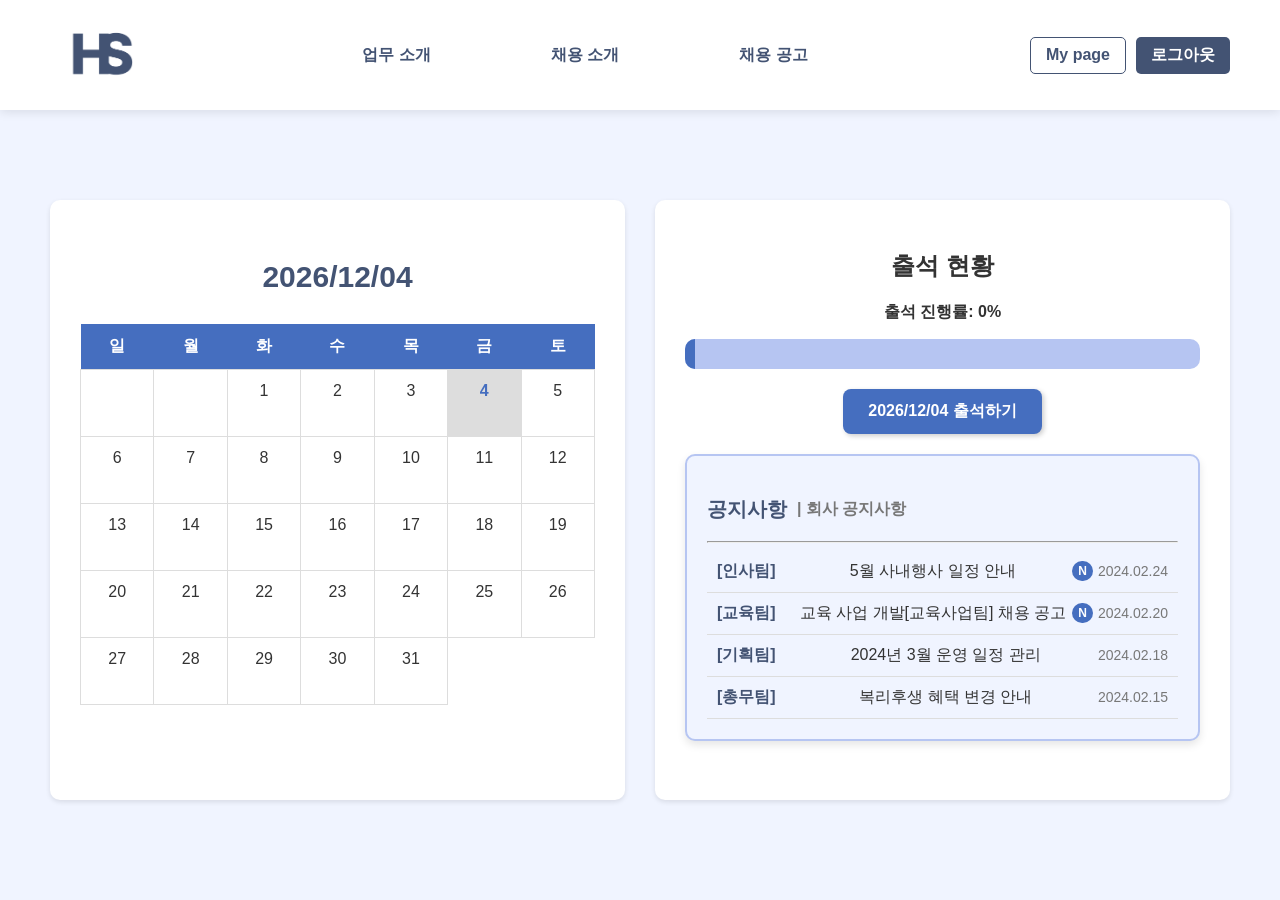
<file: frontend/index.html>
<!DOCTYPE html>
<html lang="ko">
<head>
    <meta charset="UTF-8">
    <meta name="viewport" content="width=device-width, initial-scale=1.0">
    <title>회사 출석 시스템</title>
    <link rel="stylesheet" href="css/main.css">
    <link rel="stylesheet" href="css/index.css">
</head>
<body>

    <!-- 네비게이션 바 -->
    <header class="navbar">
        <div class="logo">
            <img src="img/icon.png" alt=""/>
        </div>
        <nav>
            <ul>
                <li><a href="#">업무 소개</a></li>
                <li><a href="#">채용 소개</a></li>
                <li><a href="#">채용 공고</a></li>
            </ul>
        </nav>
        <div class="auth-buttons">
            <a href="#" class="login">My page</a>
            <a href="menu/login.html" class="register">로그아웃</a>
        </div>
    </header>

    <!-- 메인 컨테이너 -->
    <div class="container">
        <!-- 왼쪽 (오늘의 날짜 & 달력) -->
        <div class="left-section">
            <p class="today-text" id="currentDate"></p>
            <div id="calendar"></div>
        </div>

        <!-- 오른쪽 (출석 현황 + 공지사항) -->
        <div class="right-section">
            <h2>출석 현황</h2>

            <!-- 출석 진행 바 -->
            <div class="progress-container">
                <p>출석 진행률: <span id="progress-percent">0%</span></p>
                <div class="progress-bar">
                    <div class="progress-fill" id="progress-fill"></div>
                </div>
            </div>

            <!-- 출석 버튼 -->
            <div class="attendance">
                <button id="attendance-btn"><span id="attendance-date"></span> 출석하기</button>
            </div>

            <!-- 공지사항 -->
            <div class="notice">
                <div class="nt">
                    <h3 class="notice-title">공지사항</h3>
                    <h3 class="notice-subtitle">| 회사 공지사항</h3>
                </div>
                </h3>
                <hr class="divider">
                <ul class="notice-list">
                    <li>
                        <span class="category">[인사팀]</span>
                        <a href="#">5월 사내행사 일정 안내</a>
                        <span class="notice-badge">N</span>
                        <span class="notice-date">2024.02.24</span>
                    </li>
                    <li>
                        <span class="category">[교육팀]</span>
                        <a href="#">교육 사업 개발[교육사업팀] 채용 공고</a>
                        <span class="notice-badge">N</span>
                        <span class="notice-date">2024.02.20</span>
                    </li>
                    <li>
                        <span class="category">[기획팀]</span>
                        <a href="#">2024년 3월 운영 일정 관리</a>
                        <span class="notice-date">2024.02.18</span>
                    </li>
                    <li>
                        <span class="category">[총무팀]</span>
                        <a href="#">복리후생 혜택 변경 안내</a>
                        <span class="notice-date">2024.02.15</span>
                    </li>
                </ul>
            </div>
        </div>
    </div>

    <script src="script/index.js"></script> 
</body>
</html>
</file>
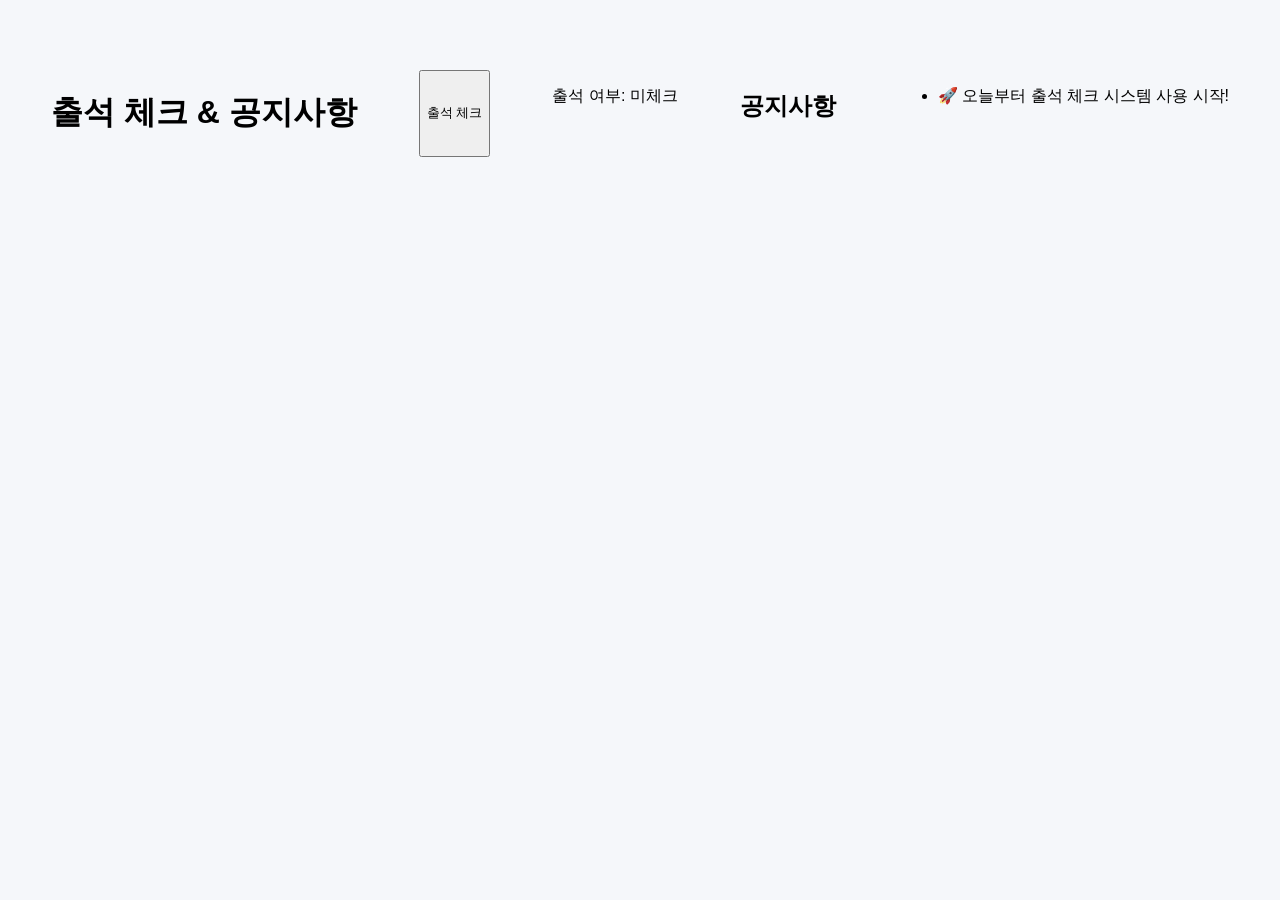
<file: dashboard.html>
<!DOCTYPE html>
<html lang="ko">
<head>
    <meta charset="UTF-8">
    <meta name="viewport" content="width=device-width, initial-scale=1.0">
    <title>출석 체크 & 공지사항</title>
    <link rel="stylesheet" href="style.css">
</head>
<body>
    <div class="container">
        <h1>출석 체크 & 공지사항</h1>
        <button onclick="checkAttendance()">출석 체크</button>
        <p id="attendance-status">출석 여부: 미체크</p>

        <h2>공지사항</h2>
        <ul id="notice-list">
            <li>🚀 오늘부터 출석 체크 시스템 사용 시작!</li>
        </ul>
    </div>
    <script src="script.js"></script>
</body>
</html>
</file>
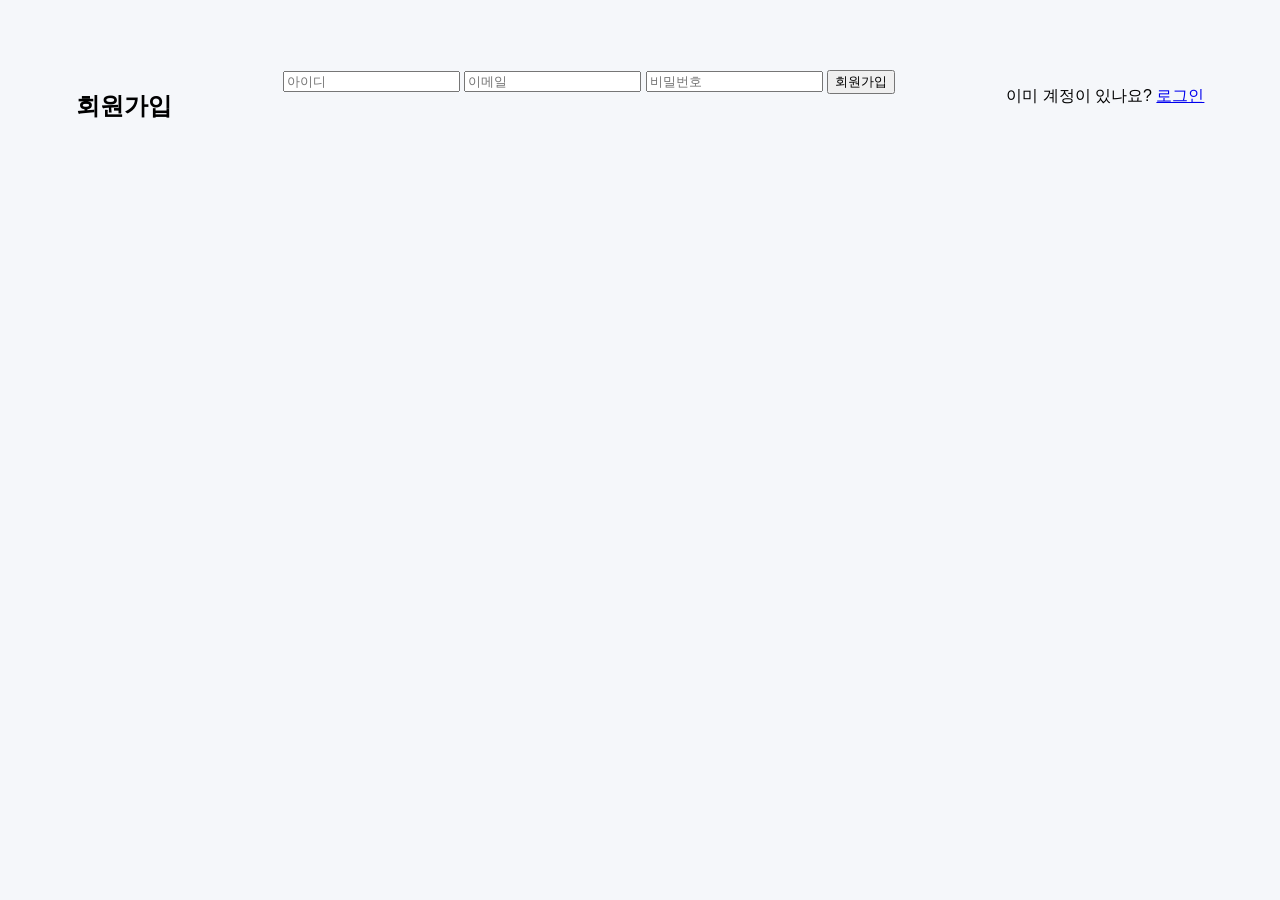
<file: register.html>
<!DOCTYPE html>
<html lang="ko">
<head>
    <meta charset="UTF-8">
    <meta name="viewport" content="width=device-width, initial-scale=1.0">
    <title>회원가입 | 회사 출석 시스템</title>
    <link rel="stylesheet" href="style.css">
</head>
<body>
    <div class="container">
        <h2>회원가입</h2>
        <form id="registerForm">
            <input type="text" id="newUsername" placeholder="아이디" required>
            <input type="email" id="email" placeholder="이메일" required>
            <input type="password" id="newPassword" placeholder="비밀번호" required>
            <button type="submit">회원가입</button>
        </form>
        <p>이미 계정이 있나요? <a href="login.html">로그인</a></p>
    </div>
    <script src="script.js"></script>
</body>
</html>
</file>
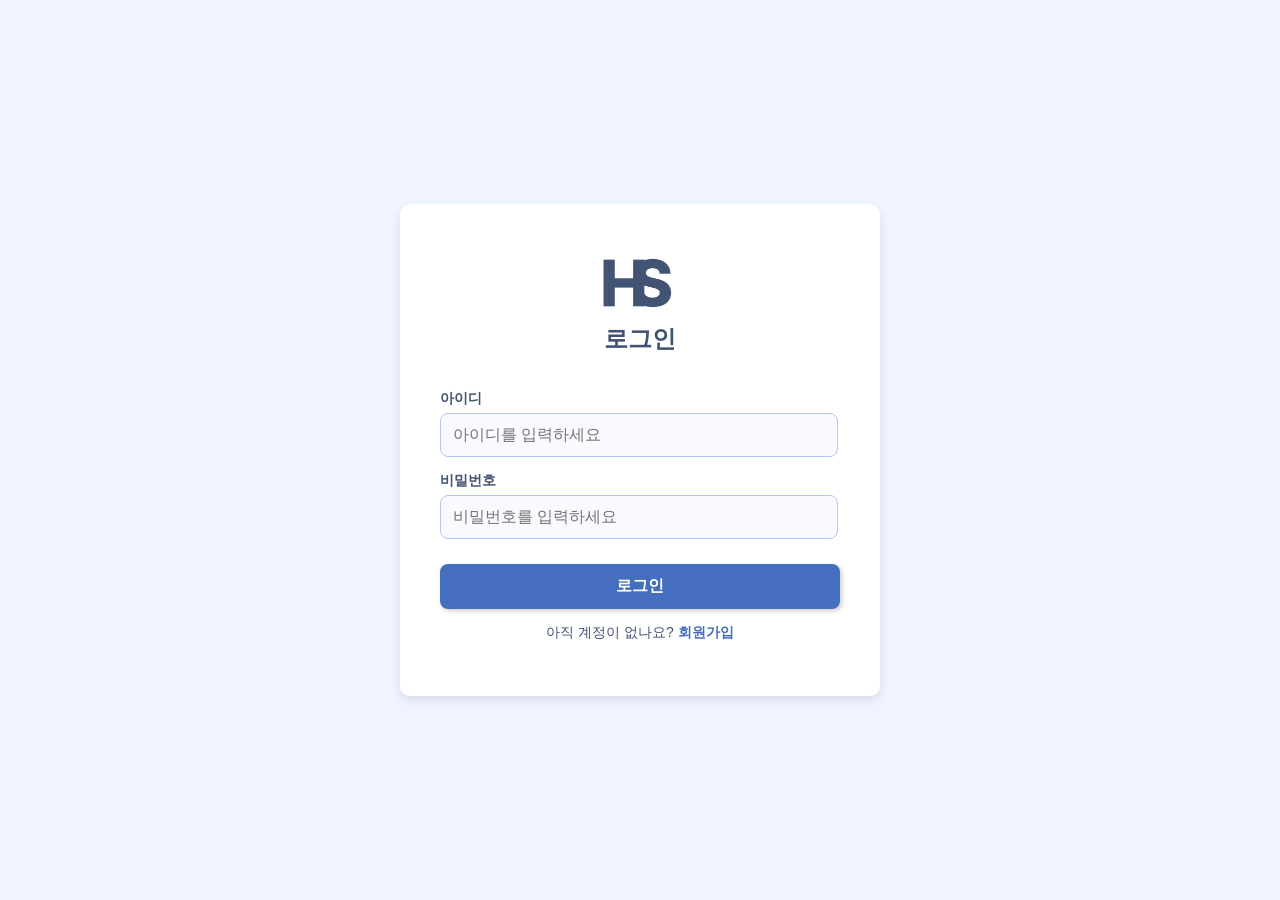
<file: frontend/menu/login.html>
<!DOCTYPE html>
<html lang="ko">
<head>
    <meta charset="UTF-8">
    <meta name="viewport" content="width=device-width, initial-scale=1.0">
    <title>로그인</title>
    <link rel="stylesheet" href="../css/login.css">
</head>
<body>
    <div class="container">
        <div class="login-box">
            <div class="login-header">
                <img src="../img/icon.png" alt="HS 로고" class="logo">
                <h2>로그인</h2>
            </div>
            <form id="loginForm">
                <div class="input-group">
                    <label for="username">아이디</label>
                    <input type="text" id="username" placeholder="아이디를 입력하세요" required>
                </div>
                <div class="input-group">
                    <label for="password">비밀번호</label>
                    <input type="password" id="password" placeholder="비밀번호를 입력하세요" required>
                </div>
                <button type="submit" class="login-btn">로그인</button>
            </form>
            <p class="register-link">아직 계정이 없나요? <a href="register.html">회원가입</a></p>
        </div>
    </div>

    <script src="../script/login.js"></script>
</body>
</html>
</file>
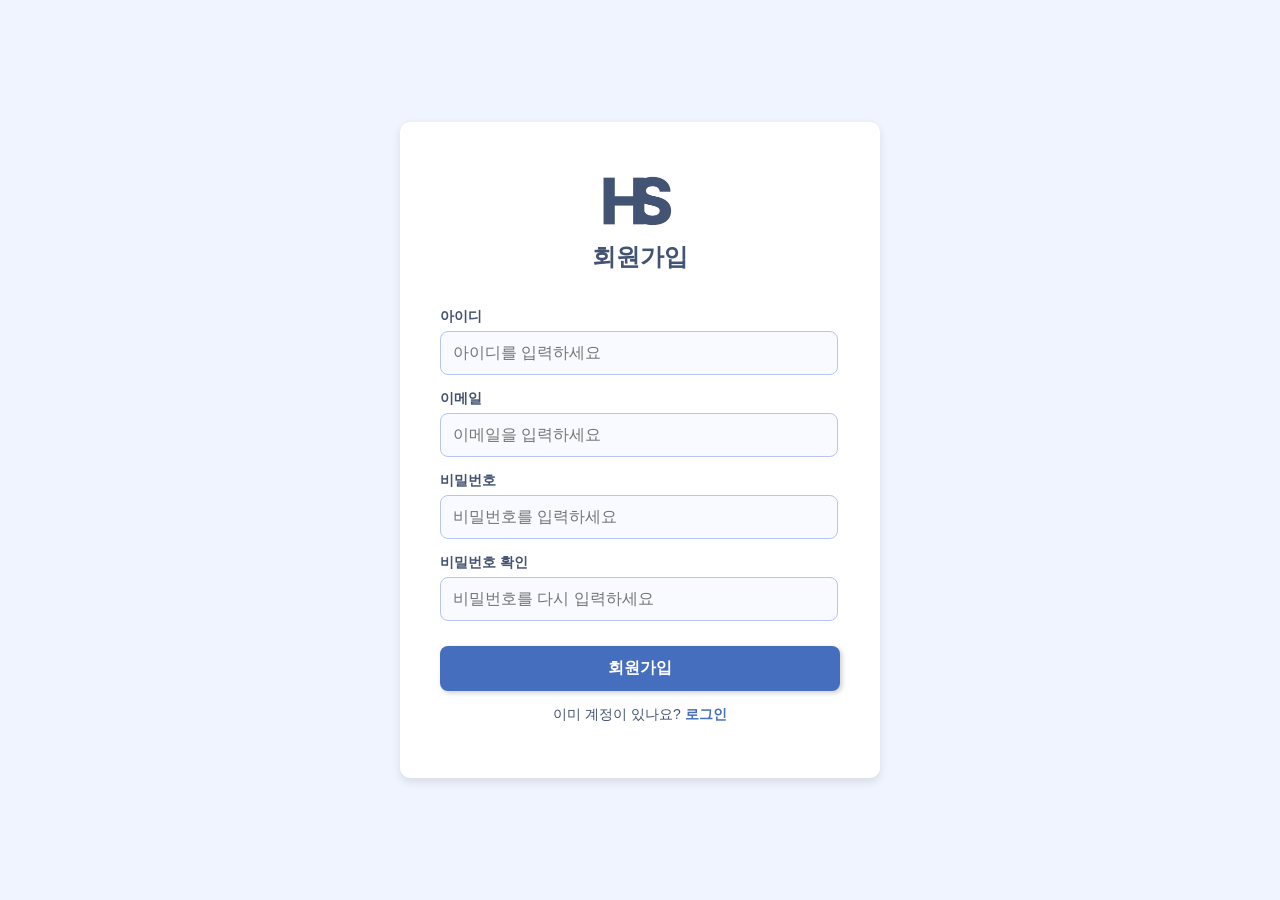
<file: frontend/menu/register.html>
<!DOCTYPE html>
<html lang="ko">
<head>
    <meta charset="UTF-8">
    <meta name="viewport" content="width=device-width, initial-scale=1.0">
    <title>회원가입</title>
    <link rel="stylesheet" href="../css/register.css">
</head>
<body>
    <div class="container">
        <div class="register-box">
            <div class="register-header">
                <img src="../img/icon.png" alt="HS 로고" class="logo">
                <h2>회원가입</h2>
            </div>
            <form id="registerForm">
                <div class="input-group">
                    <label for="username">아이디</label>
                    <input type="text" id="username" placeholder="아이디를 입력하세요" required>
                </div>
                <div class="input-group">
                    <label for="email">이메일</label>
                    <input type="email" id="email" placeholder="이메일을 입력하세요" required>
                </div>
                <div class="input-group">
                    <label for="password">비밀번호</label>
                    <input type="password" id="password" placeholder="비밀번호를 입력하세요" required>
                </div>
                <div class="input-group">
                    <label for="confirm-password">비밀번호 확인</label>
                    <input type="password" id="confirm-password" placeholder="비밀번호를 다시 입력하세요" required>
                </div>
                <button type="submit" class="register-btn">회원가입</button>
            </form>
            <p class="login-link">이미 계정이 있나요? <a href="login.html">로그인</a></p>
        </div>
    </div>
    
    <script src="../script/register.js"></script>
</body>
</html>
</file>
<file: frontend/css/main.css>
/* 전체 스타일 */
body {
    font-family: 'Pretendard', sans-serif;
    margin: 0;
    padding: 0;
    background-color: #f5f7fa;
}

/* 네비게이션 바 */
.navbar {
    width: 100%;
    background-color: #ffffff;
    padding: 15px 0px;
    display: flex;
    align-items: center;
    justify-content: space-between;
    box-shadow: 0px 2px 10px rgba(0, 0, 0, 0.1);
    position: fixed;
    top: 0;
    left: 0;
    z-index: 100;
}

.logo {
    padding: 0px 0px 0px 50px;
    font-size: 20px;
    font-weight: bold;
    color: #007bff;
}

nav ul {
    list-style: none;
    padding: 0;
    display: flex;
    gap: 20px;
}

nav ul li a {
    text-decoration: none;
    color: #007bff;
    font-weight: bold;
    transition: 0.3s;
}

nav ul li a:hover {
    color: #0056b3;
}

/* 로그인 & 회원가입 버튼 */
.auth-buttons {
    display: flex;
    padding: 0px 50px 0px 0px;
    gap: 10px;
}

.auth-buttons a {
    text-decoration: none;
    padding: 8px 15px;
    border-radius: 5px;
    font-weight: bold;
    transition: 0.3s;
}

.auth-buttons .login {
    background-color: transparent;
    color: #007bff;
    border: 1px solid #007bff;
}

.auth-buttons .register {
    background-color: #007bff;
    color: white;
}

.auth-buttons a:hover {
    background-color: #0056b3;
    color: white;
}

/* 컨테이너 레이아웃 */
.container {
    display: flex;
    justify-content: space-around;
    margin-top: 80px;
    padding: 20px;
}

/* 버튼 공통 스타일 */
button {
    padding: 10px 15px;
    border: none;
    border-radius: 5px;
    font-size: 16px;
    cursor: pointer;
    transition: 0.3s;
}

button:hover {
    opacity: 0.8;
}
</file>
<file: frontend/css/index.css>
/* 전체 페이지 스타일 */
body, html {
    font-family: 'Pretendard', sans-serif;
    margin: 0;
    padding: 0;
    background-color: #F0F4FF;
    color: #333333;
    height: 100vh; /* 화면 높이에 맞춤 */
    overflow: hidden; /* 스크롤 방지 */
}

/* 메인 컨테이너 */
.container {
    display: flex;
    height: 60%;
    justify-content: space-between;
    padding: 120px 50px;
}

/* 네비게이션 바 */
.navbar {
    width: 100%;
    background-color: #FFFFFF;
    padding: 15px 0;
    margin-bottom: 20px;
    display: flex;
    align-items: center;
    justify-content: space-between;
    box-shadow: 0px 2px 10px rgba(0, 0, 0, 0.1);
    position: fixed;
    top: 0;
    left: 0;
    z-index: 100;
    height: 80px;
}

/* 로고 */
.logo img {
    width: 70px;
    padding-left: 20px;
}

/* 네비게이션 메뉴 */
nav ul {
    list-style: none;
    padding: 0;
    display: flex;
    gap: 20px;
}

nav ul li a {
    padding: 10px 50px;
    text-decoration: none;
    color: #435373;
    font-weight: bold;
    transition: 0.3s;
}

nav ul li a:hover {
    color: #B6C5F2;
}

/* 로그인 & 회원가입 버튼 */
.auth-buttons {
    display: flex;
    padding-right: 50px;
    gap: 10px;
}

.auth-buttons a {
    text-decoration: none;
    padding: 8px 15px;
    border-radius: 5px;
    font-weight: bold;
    transition: 0.3s;
}

.auth-buttons .login {
    background-color: transparent;
    color: #435373;
    border: 1px solid #435373;
}

.auth-buttons .register {
    background-color: #435373;
    color: white;
}

.auth-buttons a:hover {
    background-color: #456EBF;
    color: white;
}

/* 왼쪽 (오늘의 날짜 & 달력) */
.left-section {
    width: 50%;
    margin: 0px 15px 0px 0px;
    padding: 30px;
    background-color: #FFFFFF;
    border-radius: 10px;
    text-align: center;
    box-shadow: 0 2px 5px rgba(0, 0, 0, 0.1);
    height: 100%;
    overflow-y: auto;
}

/* 오른쪽 출석 현황 */
.right-section {
    width: 50%;
    margin: 0px 0px 0px 15px;
    padding: 30px;
    background-color: #FFFFFF;
    border-radius: 10px;
    text-align: center;
    box-shadow: 0 2px 5px rgba(0, 0, 0, 0.1);
    height: 100%;
    overflow-y: auto;
}

/* 출석 진행 바 */
.progress-container {
    margin: 20px 0;
    text-align: center;
}

.progress-container p {
    font-size: 16px;
    font-weight: bold;
    color: #333;
}

.progress-bar {
    width: 100%;
    height: 30px;
    background-color: #B6C5F2;
    border-radius: 10px;
    position: relative;
    overflow: hidden;
}

.progress-fill {
    width: 0%;
    height: 100%;
    padding: 0px 5px;
    background: #456EBF;
    text-align: right;
    line-height: 30px;
    color: white;
    font-size: 14px;
    font-weight: bold;
    transition: width 0.5s ease-in-out;
}

/* 출석 버튼 */
.attendance button {
    padding: 12px 25px;
    background-color: #456EBF;
    color: white;
    border: none;
    border-radius: 8px;
    cursor: pointer;
    font-size: 16px;
    font-weight: bold;
    transition: 0.3s;
    box-shadow: 2px 2px 5px rgba(0, 0, 0, 0.2);
}

.attendance button:hover {
    background-color: #435373;
    box-shadow: none;
}

.attendance button:disabled {
    background-color: #ccc;
    cursor: not-allowed;
}

/* 공지사항 스타일 */
.notice {
    margin-top: 60px;
    padding: 15px;
    background-color: #F0F4FF;
    border-radius: 10px;
    border: 2px solid #B6C5F2;
    box-shadow: 0 2px 4px rgba(0, 0, 0, 0.1);
}

.notice h3 {
    font-size: 18px;
    font-weight: bold;
    color: #435373;
    display: flex;
    align-items: center;
}

/* 달력 스타일 */
.calendar-table {
    width: 100%;
    border-collapse: collapse;
    margin-top: 10px;
}

p.today-text {
    font-size: 30px;
    font-weight: bold;
    color: #435373;
}

.calendar-table td {
    width: 14%;
    text-align: center;
    padding: 12px 12px 36px 12px;
    border: 1px solid #ddd;
}

.calendar-table th {
    background-color: #456EBF;
    padding: 12px;
    color: white;
}

/* 오늘 날짜 강조 */
.highlight-today {
    background-color: #ddd !important;
    color: #456EBF;
    font-weight: bold;
}

/* 출석한 날짜 강조 */
.attended {
    background-color: #B6C5F2 !important;
    color: #456EBF;
    font-weight: bold;
}

/* 공지사항 스타일 */
.notice {
    margin-top: 20px;
    padding: 20px;
    background-color: #F0F4FF;
    border-radius: 10px;
    border: 2px solid #B6C5F2;
    box-shadow: 0 4px 8px rgba(0, 0, 0, 0.1);
}

.nt {
    display: flex;
}

/* 공지사항 제목 */
.notice h3.notice-title {
    font-size: 20px;
    font-weight: bold;
    color: #435373;
    display: flex;
    align-items: center;
    justify-content: space-between;
    margin-bottom: 10px;
}

.notice h3.notice-subtitle {
    font-size: 16px;
    color: #777;
    align-items: center;
    margin: 21px 0px 10px 10px;
    margin-top: 21px;
    margin-bottom: 10px;
}

/* 공지사항 리스트 */
.notice-list {
    list-style: none;
    padding: 0;
    margin: 0;
    max-height: 200px;
    overflow-y: auto; /* 스크롤 가능 */
}

/* 공지사항 개별 항목 */
.notice-list li {
    display: flex;
    align-items: center;
    justify-content: space-between;
    padding: 10px;
    border-bottom: 1px solid #ddd;
    transition: 0.3s;
}

.notice-list li:hover {
    background-color: #E0E8FF;
}

/* 공지사항 카테고리 */
.notice-list .category {
    font-weight: bold;
    color: #435373;
    margin-right: 8px;
}

/* 공지사항 링크 */
.notice-list li a {
    text-decoration: none;
    color: #333;
    flex-grow: 1;
    padding-left: 10px;
}

.notice-list li a:hover {
    color: #456EBF;
}

/* 공지사항 날짜 */
.notice-date {
    font-size: 14px;
    color: #777;
}

/* 중요 공지사항 배지 */
.notice-badge {
    background-color: #456EBF;
    color: white;
    font-size: 12px;
    font-weight: bold;
    padding: 3px 6px;
    border-radius: 10px;
    margin-right: 5px;
}

/* 반응형 스타일 */
@media screen and (max-width: 1024px) {
    .container {
        flex-direction: column;
        align-items: center;
        height: auto;
    }

    .left-section, .right-section {
        width: 90%;
        margin-bottom: 20px;
        height: auto;
    }

    .navbar {
        flex-direction: column;
        align-items: center;
        height: auto;
    }

    .auth-buttons {
        padding: 10px;
    }
}

@media screen and (max-width: 768px) {
    .container {
        padding: 10px;
    }

    .left-section, .right-section {
        width: 100%;
        padding: 20px;
    }

    .navbar {
        flex-direction: column;
        text-align: center;
    }

    nav ul {
        flex-direction: column;
        align-items: center;
    }

    .auth-buttons {
        justify-content: center;
    }

    .progress-bar {
        height: 20px;
    }

    .progress-fill {
        line-height: 20px;
    }

    .attendance button {
        width: 100%;
        font-size: 14px;
    }
}
</file>
<file: style.css>
/* 전체 스타일 */
body {
    font-family: 'Pretendard', sans-serif;
    margin: 0;
    padding: 0;
    background-color: #f5f7fa;
}

/* 네비게이션 바 */
.navbar {
    width: 100%;
    background-color: #ffffff;
    padding: 15px 0px;
    display: flex;
    align-items: center;
    justify-content: space-between;
    box-shadow: 0px 2px 10px rgba(0, 0, 0, 0.1);
    position: fixed;
    top: 0;
    left: 0;
    z-index: 100;
}

.logo {
    padding: 0px 0px 0px 50px;
    font-size: 20px;
    font-weight: bold;
    color: #007bff;
}

nav ul {
    list-style: none;
    padding: 0;
    display: flex;
    gap: 20px;
}

nav ul li {
    display: inline;
}

nav ul li a {
    text-decoration: none;
    color: #007bff;
    font-weight: bold;
    transition: 0.3s;
}

nav ul li a:hover {
    color: #0056b3;
}

/* 로그인 & 회원가입 버튼 */
.auth-buttons {
    display: flex;
    padding: 0px 50px 0px 0px;
    gap: 10px;
}

.auth-buttons a {
    text-decoration: none;
    padding: 8px 15px;
    border-radius: 5px;
    font-weight: bold;
    transition: 0.3s;
}

.auth-buttons .login {
    background-color: transparent;
    color: #007bff;
    border: 1px solid #007bff;
}

.auth-buttons .register {
    background-color: #007bff;
    color: white;
}

.auth-buttons a:hover {
    background-color: #0056b3;
    color: white;
}

/* 배너 스타일 */
.hero {
    width: 100%;
    height: 400px;
    background: url('images/banner.jpg') no-repeat center center/cover;
    display: flex;
    align-items: center;
    justify-content: center;
    text-align: center;
    color: white;
}

.hero-content {
    background: rgba(0, 0, 0, 0.5);
    padding: 30px;
    border-radius: 10px;
}

.hero h1 {
    font-size: 36px;
    margin-bottom: 10px;
}

.hero p {
    font-size: 18px;
    margin-bottom: 20px;
}

.hero button {
    background-color: #ffcc00;
    color: #333;
    padding: 10px 20px;
    font-size: 16px;
    border: none;
    cursor: pointer;
    transition: 0.3s;
}

.hero button:hover {
    background-color: #ffaa00;
}

/* 컨텐츠 */
.container {
    display: flex;
    justify-content: space-around;
    margin-top: 50px;
    padding: 20px;
}

/* 공지사항 */
.notice-board {
    width: 45%;
    background: white;
    padding: 20px;
    border-radius: 10px;
    box-shadow: 0px 4px 10px rgba(0, 0, 0, 0.1);
}

/* 출석 체크 */
.attendance {
    width: 45%;
    background: white;
    padding: 20px;
    border-radius: 10px;
    box-shadow: 0px 4px 10px rgba(0, 0, 0, 0.1);
}

.attendance button {
    width: 100%;
    padding: 12px;
    background: #007bff;
    color: white;
    border: none;
    border-radius: 5px;
    font-size: 16px;
    cursor: pointer;
    transition: 0.3s;
}

.attendance button:hover {
    background: #0056b3;
}
</file>
<file: frontend/css/login.css>
/* 전체 페이지 스타일 */
body, html {
  font-family: 'Pretendard', sans-serif;
  margin: 0;
  padding: 0;
  background-color: #F0F4FF; /* index.css와 동일한 배경 */
  color: #333333;
  height: 100vh;
  display: flex;
  justify-content: center;
  align-items: center;
}

/* 로그인 컨테이너 */
.container {
  display: flex;
  justify-content: center;
  align-items: center;
  width: 100%;
}

/* 로그인 박스 */
.login-box {
  background: white;
  padding: 40px;
  border-radius: 10px;
  box-shadow: 0px 4px 10px rgba(0, 0, 0, 0.1);
  width: 400px;
  text-align: center;
}

/* 로고 */
.login-header .logo {
  width: 80px;
}

/* 로그인 타이틀 */
.login-header h2 {
  font-size: 24px;
  font-weight: bold;
  color: #435373;
  margin-top: 0px;
  margin-bottom: 35px;
}

/* 입력 필드 스타일 */
.input-group {
  text-align: left;
  margin-bottom: 15px;
}

.input-group label {
  font-size: 14px;
  font-weight: bold;
  display: block;
  margin-bottom: 5px;
  color: #435373;
}

.input-group input {
  width: 96%;
  padding: 12px 0px 12px 12px;
  border: 1px solid #B6C5F2;
  border-radius: 8px;
  font-size: 16px;
  transition: 0.3s;
  background-color: #F8FAFF;
}

.input-group input:focus {
  border-color: #456EBF;
  outline: none;
  box-shadow: 0 0 5px rgba(69, 110, 191, 0.3);
}

/* 로그인 버튼 */
.login-btn {
  width: 100%;
  background-color: #456EBF;
  color: white;
  padding: 12px;
  border: none;
  border-radius: 8px;
  font-size: 16px;
  font-weight: bold;
  cursor: pointer;
  transition: 0.3s;
  margin-top: 10px;
  box-shadow: 2px 2px 5px rgba(0, 0, 0, 0.2);
}

.login-btn:hover {
  background: #435373;
  box-shadow: none;
}

/* 회원가입 링크 */
.register-link {
  font-size: 14px;
  margin-top: 15px;
  color: #435373;
}

.register-link a {
  color: #456EBF;
  font-weight: bold;
  text-decoration: none;
}

.register-link a:hover {
  text-decoration: underline;
}

/* 반응형 스타일 */
@media screen and (max-width: 768px) {
  .login-box {
      width: 90%;
      padding: 30px;
  }

  .login-btn {
      font-size: 14px;
      padding: 10px;
  }

  .input-group input {
      padding: 10px;
      font-size: 14px;
  }
}
</file>
<file: frontend/css/register.css>
/* 전체 페이지 스타일 */
body, html {
    font-family: 'Pretendard', sans-serif;
    margin: 0;
    padding: 0;
    background-color: #F0F4FF; /* 메인 페이지와 동일한 배경 */
    color: #333333;
    height: 100vh;
    display: flex;
    justify-content: center;
    align-items: center;
}

/* 회원가입 컨테이너 */
.container {
    display: flex;
    justify-content: center;
    align-items: center;
    width: 100%;
}

/* 회원가입 박스 */
.register-box {
    background: white;
    padding: 40px;
    border-radius: 10px;
    box-shadow: 0px 4px 10px rgba(0, 0, 0, 0.1);
    width: 400px;
    text-align: center;
}

/* 헤더 (로고 + 제목) */
.register-header {
    margin-bottom: 20px;
}

.register-header .logo {
    width: 80px;
}

/* 회원가입 타이틀 */
.register-header h2 {
    font-size: 24px;
    font-weight: bold;
    color: #435373;
    margin-top: 0px;
    margin-bottom: 35px;
}

/* 입력 필드 스타일 */
.input-group {
    text-align: left;
    margin-bottom: 15px;
}

.input-group label {
    font-size: 14px;
    font-weight: bold;
    display: block;
    margin-bottom: 5px;
    color: #435373;
}

.input-group input {
    width: 96%;
    padding: 12px 0px 12px 12px;
    border: 1px solid #B6C5F2;
    border-radius: 8px;
    font-size: 16px;
    transition: 0.3s;
    background-color: #F8FAFF;
}

.input-group input:focus {
    border-color: #456EBF;
    outline: none;
    box-shadow: 0 0 5px rgba(69, 110, 191, 0.3);
}

/* 회원가입 버튼 */
.register-btn {
    width: 100%;
    background-color: #456EBF;
    color: white;
    padding: 12px;
    border: none;
    border-radius: 8px;
    font-size: 16px;
    font-weight: bold;
    cursor: pointer;
    transition: 0.3s;
    margin-top: 10px;
    box-shadow: 2px 2px 5px rgba(0, 0, 0, 0.2);
}

.register-btn:hover {
    background: #435373;
    box-shadow: none;
}

/* 로그인 링크 */
.login-link {
    font-size: 14px;
    margin-top: 15px;
    color: #435373;
}

.login-link a {
    color: #456EBF;
    font-weight: bold;
    text-decoration: none;
}

.login-link a:hover {
    text-decoration: underline;
}

/* 반응형 스타일 */
@media screen and (max-width: 768px) {
    .register-box {
        width: 90%;
        padding: 30px;
    }

    .register-btn {
        font-size: 14px;
        padding: 10px;
    }

    .input-group input {
        padding: 10px;
        font-size: 14px;
    }
}
</file>
